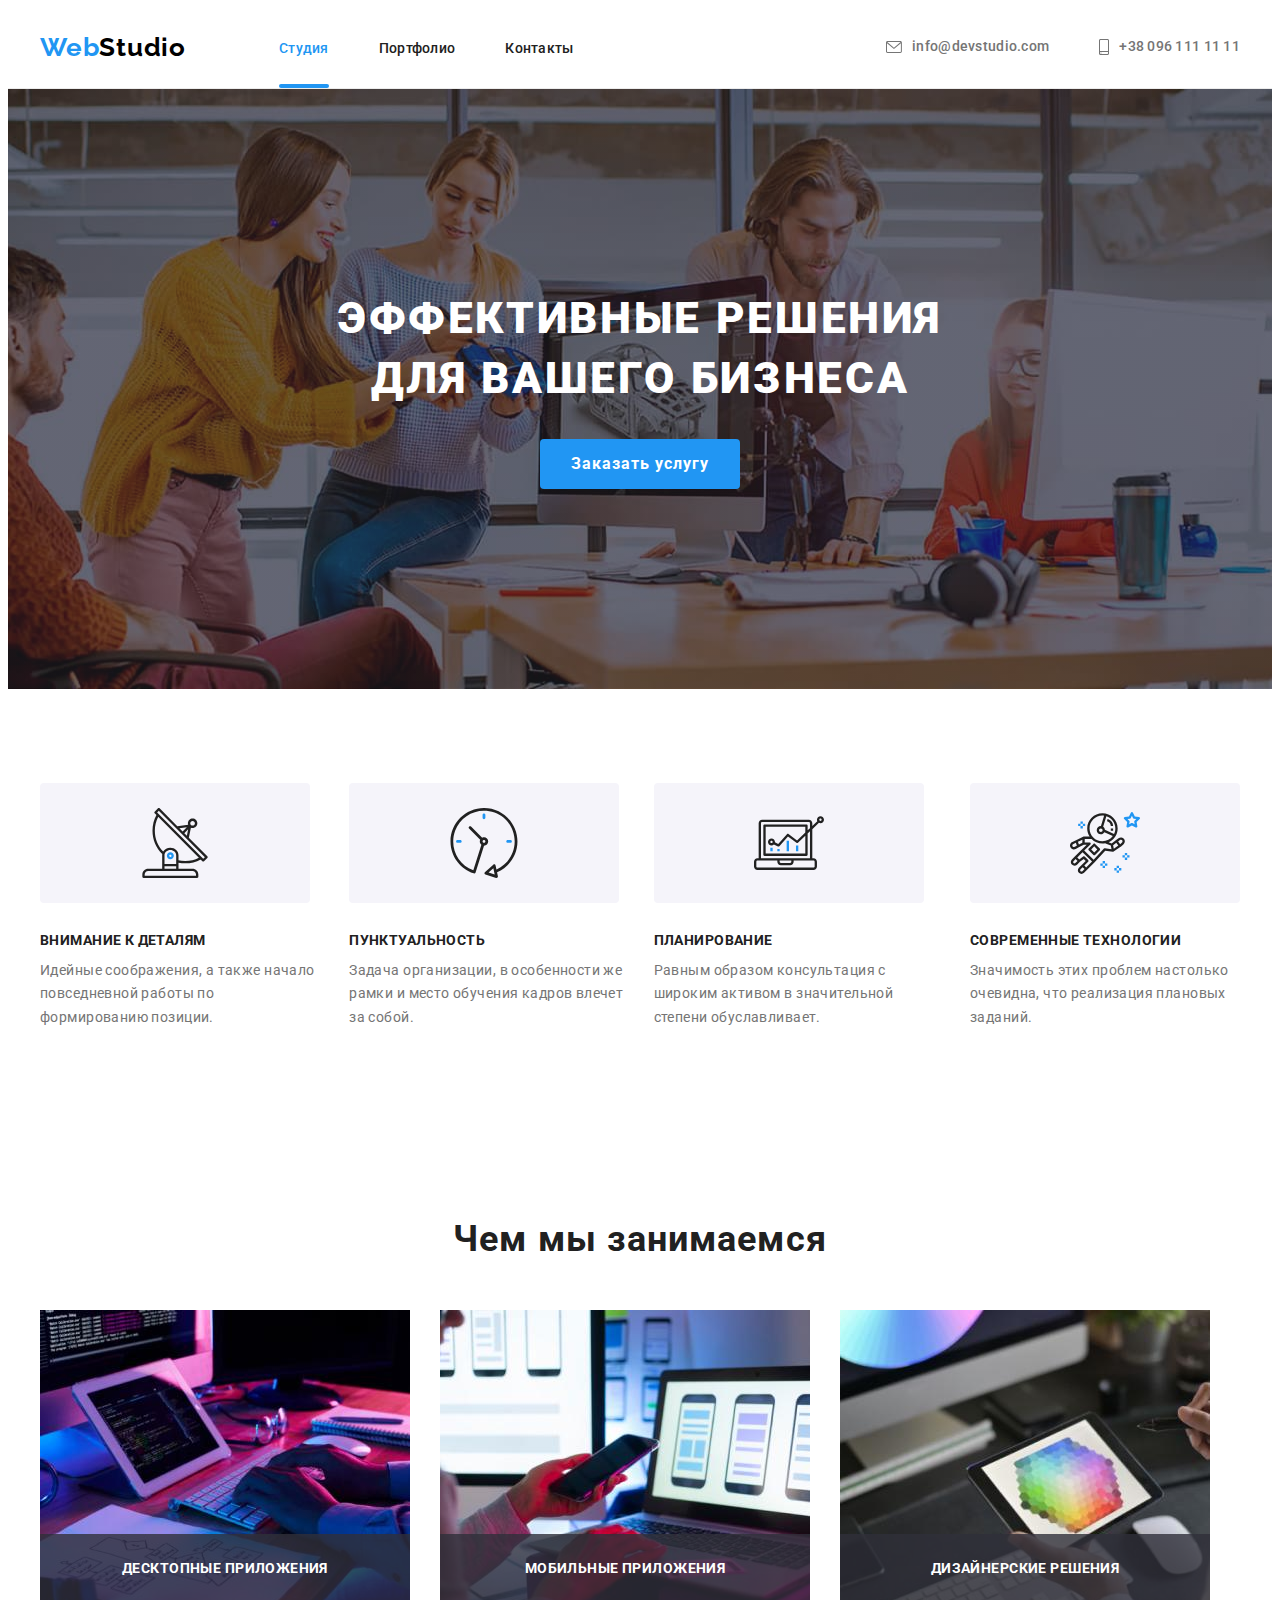
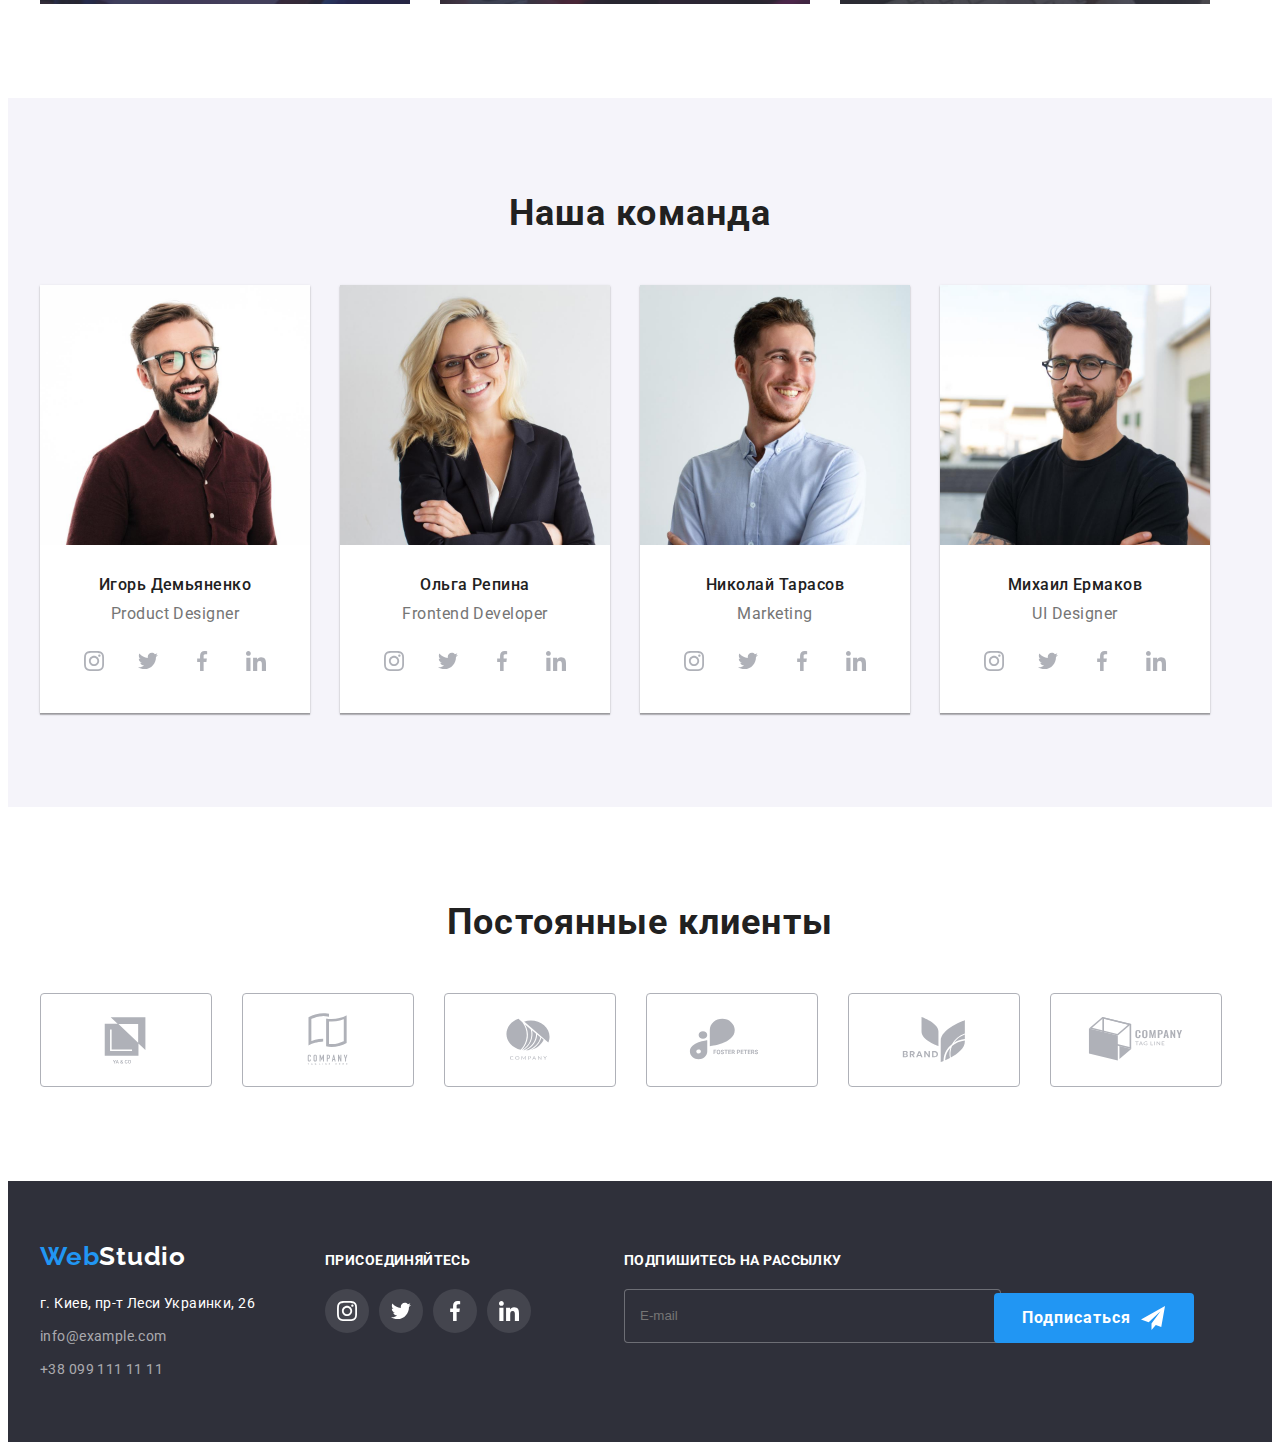
<file: index.html>
<!DOCTYPE html>
<html lang="ru">
	<head>
		<meta charset="UTF-8" />
		<meta http-equiv="X-UA-Compatible" content="IE=edge" />
		<meta name="viewport" content="width=device-width, initial-scale=1.0" />
		<link rel="preconnect" href="https://fonts.googleapis.com" />
		<link rel="preconnect" href="https://fonts.gstatic.com" crossorigin />
		<link
			href="https://fonts.googleapis.com/css2?family=Raleway:wght@700&family=Roboto:wght@400;500;700;900&display=swap"
			rel="stylesheet"
		/>
		<title>Веб-студия</title>
		<link
			rel="stylesheet"
			href="https://cdnjs.cloudflare.com/ajax/libs/modern-normalize/1.1.0/modern-normalize.min.css"
			integrity="sha512-wpPYUAdjBVSE4KJnH1VR1HeZfpl1ub8YT/NKx4PuQ5NmX2tKuGu6U/JRp5y+Y8XG2tV+wKQpNHVUX03MfMFn9Q=="
			crossorigin="anonymous"
			referrerpolicy="no-referrer"
		/>
		<link rel="stylesheet" href="./css/main.min.css" />
	</head>
	<body>
		<header class="header">
			<div class="container">
				<nav class="nav">
					<a href="" lang="en" class="logo">
					<span class="logo__left-part">Web</span><span>Studio</span>
					</a>
					<ul class="nav__list">
						<li class="nav__item"><a href="./index.html" class="current nav__link">Студия</a></li>
						<li class="nav__item"><a href="./portfolio.html" class="nav__link">Портфолио</a></li>
						<li class="nav__item"><a href="" class="nav__link">Контакты</a></li>
					</ul>
				</nav>
				<ul class="contacts">
					<li class="contacts__item">
						<a href="mailto:info@devstudio.com" class="contacts__link">
							<svg class="contacts__mail-icon" width="16" height="12">
								<use href="./images/icons.svg#icon-envelope"></use>
							</svg>
							info@devstudio.com
						</a>
					</li>
					<li class="contacts__item">
						<a href="tel:+380961111111" class="contacts__link">
							<svg class="contacts__smartphone-icon" width="10" height="16">
								<use href="./images/icons.svg#icon-smartphone"></use>
							</svg>
							+38 096 111 11 11
						</a>
					</li>
				</ul>
			</div>
		</header>
		<main>
			<section class="hero">
				<div class="container">
					<h1 class="hero__headline">Эффективные решения для вашего бизнеса</h1>
					<button type="button" class="button" data-modal-open>Заказать услугу</button>
				</div>
			</section>

			<section class="section benefits">
				<div class="container">
					<h2 class="visually-hidden">Преимущества компании</h2>
					<ul class="section-list">
						<li class="section-list__item">
							<div class="section-list__benefits-illustration">
								<svg class="section-list__benefits-icon" width="70" height="70">
									<use href="./images/icons.svg#icon-antenna"></use>
								</svg>
							</div>
							<h3 class="section-list__title">Внимание к деталям</h3>
							<p class="section-list__text">
								Идейные соображения, а также начало повседневной работы по формированию позиции.
							</p>
						</li>
						<li class="section-list__item">
							<div class="section-list__benefits-illustration">
								<svg class="section-list__benefits-icon" width="70" height="70">
									<use href="./images/icons.svg#icon-clock"></use>
								</svg>
							</div>
							<h3 class="section-list__title">Пунктуальность</h3>
							<p class="section-list__text">
								Задача организации, в особенности же рамки и место обучения кадров влечет за собой.
							</p>
						</li>
						<li class="section-list__item">
							<div class="section-list__benefits-illustration">
								<svg class="section-list__benefits-icon" width="70" height="70">
									<use href="./images/icons.svg#icon-diagram"></use>
								</svg>
							</div>
							<h3 class="section-list__title">Планирование</h3>
							<p class="section-list__text">
								Равным образом консультация с широким активом в значительной степени обуславливает.
							</p>
						</li>
						<li class="section-list__item">
							<div class="section-list__benefits-illustration">
								<svg class="section-list__benefits-icon" width="70" height="70">
									<use href="./images/icons.svg#icon-astronaut"></use>
								</svg>
							</div>
							<h3 class="section-list__title">Современные технологии</h3>
							<p class="section-list__text">
								Значимость этих проблем настолько очевидна, что реализация плановых заданий.
							</p>
						</li>
					</ul>
				</div>
			</section>

			<section class="section about">
				<div class="container">
					<h2 class="section__title">Чем мы занимаемся</h2>
					<ul class="section-list">
						<li class="section-list__item">
							<a href=""><img src="./images/box-sites.jpg" alt="Разработка сайтов" width="370" height="294" /></a>
							<div class="about-box">
								<p class="about-box__text">Десктопные приложения</p>
							</div>
						</li>
						<li class="section-list__item">
							<a href="">
								<img src="./images/box-optimization.jpg" alt="Мобильная оптимизация" width="370" height="294" />
							</a>
							<div class="about-box">
								<p class="about-box__text">Мобильные приложения</p>
							</div>
						</li>
						<li class="section-list__item">
							<a href=""><img src="./images/box-design.jpg" alt="Дизайн" width="370" height="294" /></a>
							<div class="about-box">
								<p class="about-box__text">Дизайнерские решения</p>
							</div>
						</li>
					</ul>
				</div>
			</section>

			<section class="team section">
				<div class="container">
					<h2 class="section__title">Наша команда</h2>
					<ul class="section-list">
						<li class="section-list__item">
							<img src="./images/worker-product-designer.jpg" alt="Продукт дизайнер" width="270" height="260" />
							<div class="team-member">
								<h3 class="team-member__name">Игорь Демьяненко</h3>
								<p lang="en" class="team-member__position">Product Designer</p>
								<ul class="soc-list">
									<li class="soc-list__item">
										<a href="" class="soc-list__link">
											<svg class="soc-list__icon" width="20" height="20">
												<use href="./images/icons.svg#icon-instagram"></use>
											</svg>
										</a>
									</li>
									<li class="soc-list__item">
										<a href="" class="soc-list__link">
											<svg class="soc-list__icon" width="20" height="20">
												<use href="./images/icons.svg#icon-twitter"></use>
											</svg>
										</a>
									</li>
									<li class="soc-list__item">
										<a href="" class="soc-list__link">
											<svg class="soc-list__icon" width="20" height="20">
												<use href="./images/icons.svg#icon-facebook"></use>
											</svg>
										</a>
									</li>
									<li class="soc-list__item">
										<a href="" class="soc-list__link">
											<svg class="soc-list__icon" width="20" height="20">
												<use href="./images/icons.svg#icon-linkedin"></use>
											</svg>
										</a>
									</li>
								</ul>
							</div>
						</li>
						<li class="section-list__item">
							<img src="./images/worker-frontend-developer.jpg" alt="Фронтенд-разработчик" width="270" height="260" />
							<div class="team-member">
								<h3 class="team-member__name">Ольга Репина</h3>
								<p lang="en" class="team-member__position">Frontend Developer</p>
								<ul class="soc-list">
									<li class="soc-list__item">
										<a href="" class="soc-list__link">
											<svg class="soc-list__icon" width="20" height="20">
												<use href="./images/icons.svg#icon-instagram"></use>
											</svg>
										</a>
									</li>
									<li class="soc-list__item">
										<a href="" class="soc-list__link">
											<svg class="soc-list__icon" width="20" height="20">
												<use href="./images/icons.svg#icon-twitter"></use>
											</svg>
										</a>
									</li>
									<li class="soc-list__item">
										<a href="" class="soc-list__link">
											<svg class="soc-list__icon" width="20" height="20">
												<use href="./images/icons.svg#icon-facebook"></use>
											</svg>
										</a>
									</li>
									<li class="soc-list__item">
										<a href="" class="soc-list__link">
											<svg class="soc-list__icon" width="20" height="20">
												<use href="./images/icons.svg#icon-linkedin"></use>
											</svg>
										</a>
									</li>
								</ul>
							</div>
						</li>
						<li class="section-list__item">
							<img src="./images/worker-marketing.jpg" alt="Маркетолог" width="270" height="260" />
							<div class="team-member">
								<h3 class="team-member__name">Николай Тарасов</h3>
								<p lang="en" class="team-member__position">Marketing</p>
								<ul class="soc-list">
									<li class="soc-list__item">
										<a href="" class="soc-list__link">
											<svg class="soc-list__icon" width="20" height="20">
												<use href="./images/icons.svg#icon-instagram"></use>
											</svg>
										</a>
									</li>
									<li class="soc-list__item">
										<a href="" class="soc-list__link">
											<svg class="soc-list__icon" width="20" height="20">
												<use href="./images/icons.svg#icon-twitter"></use>
											</svg>
										</a>
									</li>
									<li class="soc-list__item">
										<a href="" class="soc-list__link">
											<svg class="soc-list__icon" width="20" height="20">
												<use href="./images/icons.svg#icon-facebook"></use>
											</svg>
										</a>
									</li>
									<li class="soc-list__item">
										<a href="" class="soc-list__link">
											<svg class="soc-list__icon" width="20" height="20">
												<use href="./images/icons.svg#icon-linkedin"></use>
											</svg>
										</a>
									</li>
								</ul>
							</div>
						</li>
						<li class="section-list__item">
							<img src="./images/worker-ui-designer.jpg" alt="Дизайнер" width="270" height="260" />
							<div class="team-member">
								<h3 class="team-member__name">Михаил Ермаков</h3>
								<p lang="en" class="team-member__position">UI Designer</p>
								<ul class="soc-list">
									<li class="soc-list__item">
										<a href="" class="soc-list__link">
											<svg class="soc-list__icon" width="20" height="20">
												<use href="./images/icons.svg#icon-instagram"></use>
											</svg>
										</a>
									</li>
									<li class="soc-list__item">
										<a href="" class="soc-list__link">
											<svg class="soc-list__icon" width="20" height="20">
												<use href="./images/icons.svg#icon-twitter"></use>
											</svg>
										</a>
									</li>
									<li class="soc-list__item">
										<a href="" class="soc-list__link">
											<svg class="soc-list__icon" width="20" height="20">
												<use href="./images/icons.svg#icon-facebook"></use>
											</svg>
										</a>
									</li>
									<li class="soc-list__item">
										<a href="" class="soc-list__link">
											<svg class="soc-list__icon" width="20" height="20">
												<use href="./images/icons.svg#icon-linkedin"></use>
											</svg>
										</a>
									</li>
								</ul>
							</div>
						</li>
					</ul>
				</div>
			</section>

			<section class="section clients">
				<div class="container">
					<h2 class="section__title">Постоянные клиенты</h2>
					<ul class="section-list clients-list">
						<li class="section-list__item">
							<a href="" class="clients-list__link">
								<svg class="clients-list__icon" width="106" height="60">
									<use href="./images/icons.svg#icon-logo-1"></use>
								</svg>
							</a>
						</li>
						<li class="section-list__item">
							<a href="" class="clients-list__link">
								<svg class="clients-list__icon" width="106" height="60">
									<use href="./images/icons.svg#icon-logo-2"></use>
								</svg>
							</a>
						</li>
						<li class="section-list__item">
							<a href="" class="clients-list__link">
								<svg class="clients-list__icon" width="106" height="60">
									<use href="./images/icons.svg#icon-logo-3"></use>
								</svg>
							</a>
						</li>
						<li class="section-list__item">
							<a href="" class="clients-list__link">
								<svg class="clients-list__icon" width="106" height="60">
									<use href="./images/icons.svg#icon-logo-4"></use>
								</svg>
							</a>
						</li>
						<li class="section-list__item">
							<a href="" class="clients-list__link">
								<svg class="clients-list__icon" width="106" height="60">
									<use href="./images/icons.svg#icon-logo-5"></use>
								</svg>
							</a>
						</li>
						<li class="section-list__item">
							<a href="" class="clients-list__link">
								<svg class="clients-list__icon" width="106" height="60">
									<use href="./images/icons.svg#icon-logo-6"></use>
								</svg>
							</a>
						</li>
					</ul>
				</div>
			</section>
		</main>

		<footer class="footer">
			<div class="container">
				<div class="footer-contacts">
					<a href="" lang="en" class="logo">					
					<span class="logo__left-part">Web</span><span>Studio</span>
					</a>
					<address>
						<ul>
							<li class="footer-contacts__item">
								<a href="https://goo.gl/maps/LUMPAZrbMtPp7dhw5" target="_blank" class="footer-contacts__adress">
									г. Киев, пр-т Леси Украинки, 26
								</a>
							</li>
							<li class="footer-contacts__item">
								<a href="mailto:info@example.com" class="footer-contacts__link">info@example.com</a>
							</li>
							<li class="footer-contacts__item">
								<a href="tel:+380991111111" class="footer-contacts__link">+38 099 111 11 11</a>
							</li>
						</ul>
					</address>
				</div>

				<div class="join">
					<p class="join__title">присоединяйтесь</p>
					<ul class="soc-list">
						<li class="soc-list__item">
							<a href="" class="soc-list__link">
								<svg class="soc-list__icon" width="20" height="20">
									<use href="./images/icons.svg#icon-instagram"></use>
								</svg>
							</a>
						</li>
						<li class="soc-list__item">
							<a href="" class="soc-list__link">
								<svg class="soc-list__icon" width="20" height="20">
									<use href="./images/icons.svg#icon-twitter"></use>
								</svg>
							</a>
						</li>
						<li class="soc-list__item">
							<a href="" class="soc-list__link">
								<svg class="soc-list__icon" width="20" height="20">
									<use href="./images/icons.svg#icon-facebook"></use>
								</svg>
							</a>
						</li>
						<li class="soc-list__item">
							<a href="" class="soc-list__link">
								<svg class="soc-list__icon" width="20" height="20">
									<use href="./images/icons.svg#icon-linkedin"></use>
								</svg>
							</a>
						</li>
					</ul>
				</div>

				<div class="subscribe">
					<form class="subscribe__form">
						<label class="subscribe__title">
							Подпишитесь на рассылку
							<input type="email" placeholder="E-mail" class="subscribe__email" name="subscribe-email" />
						</label>
						<button type="submit" class="button">
							Подписаться
							<svg class="subscribe__icon" width="24" height="24">
								<use href="./images/icons.svg#icon-send"></use>
							</svg>
						</button>
					</form>
				</div>
			</div>
		</footer>
		<div class="backdrop is-hidden" data-modal>
			<div class="modal">
				<p class="modal__title">Оставьте свои данные, мы вам перезвоним</p>
				<form class="modal__form">
					<label class="modal__label">
						<span class="modal__label-text">Имя</span>
						<span class="modal__icon-area">
							<input type="text" name="name" class="modal__input" />

							<svg class="modal__form-icon" width="18" height="18">
								<use href="./images/icons.svg#icon-person"></use>
							</svg>
						</span>
					</label>
					<label class="modal__label">
						<span class="modal__label-text">Телефон</span>
						<span class="modal__icon-area">
							<input type="tel" name="tel" class="modal__input" />

							<svg class="modal__form-icon" width="18" height="18">
								<use href="./images/icons.svg#icon-phone"></use>
							</svg>
						</span>
					</label>
					<label class="modal__label">
						<span class="modal__label-text">Почта</span>
						<span class="modal__icon-area">
							<input type="email" name="email" class="modal__input" />

							<svg class="modal__form-icon" width="18" height="18">
								<use href="./images/icons.svg#icon-email"></use>
							</svg>
						</span>
					</label>
					<label class="modal__comment-area">
						<span class="modal__label-text">Комментарий</span>
						<textarea name="comment" class="modal__comment" placeholder="Введите текст"></textarea>
					</label>
					<label class="modal__check">
						<input type="checkbox" name="check" class="modal__check-input visually-hidden" />
						<svg width="11" height="8" class="modal__check-icon">
							<use href="./images/icons.svg#icon-check"></use>
						</svg>
						<span class="modal__check-text">
							Соглашаюсь с рассылкой и принимаю
							<span><a href="" class="modal__check-link">Условия договора</a></span>
						</span>
					</label>
					<button type="submit" class="button">Отправить</button>
				</form>

				<button type="button" class="modal__close-button" data-modal-close>
					<svg width="30" height="30">
						<use href="./images/icons.svg#icon-close"></use>
					</svg>
				</button>
			</div>
		</div>
		<script src="./js/modal.js"></script>
	</body>
</html>
</file>
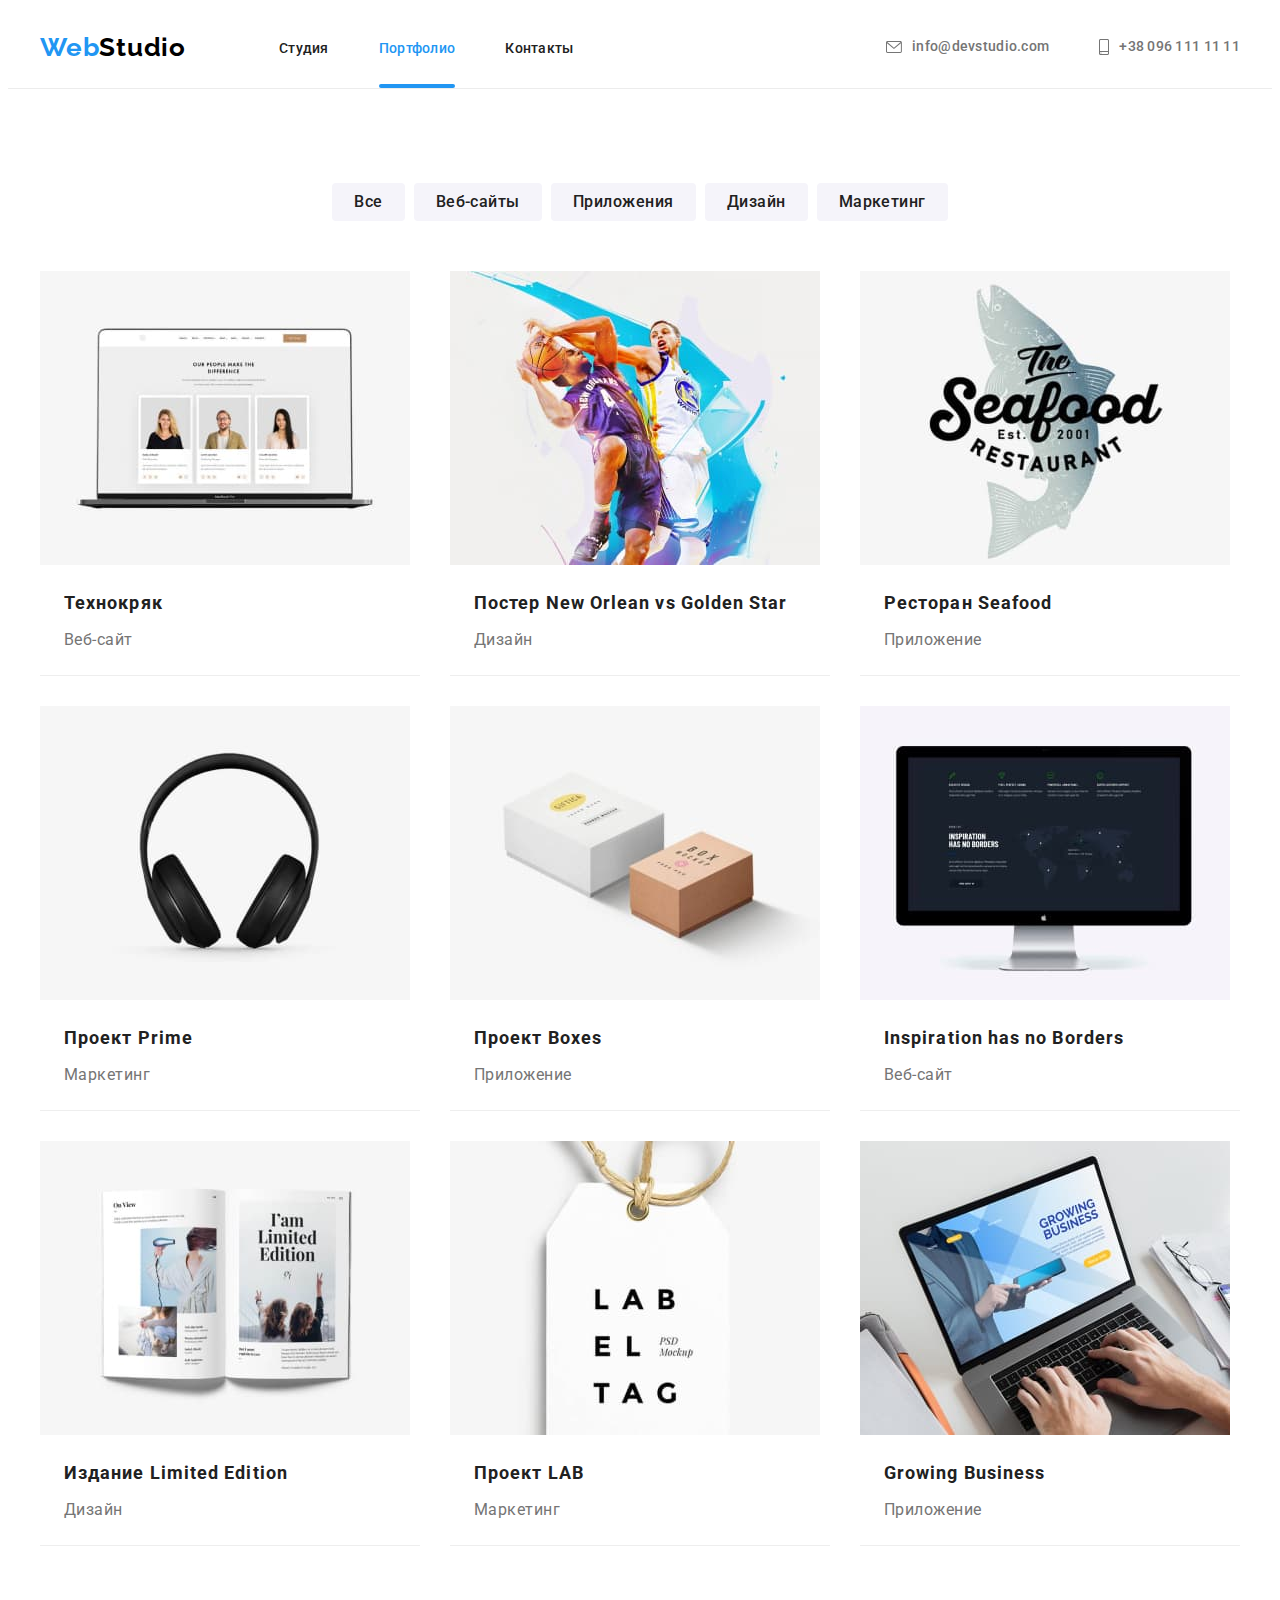
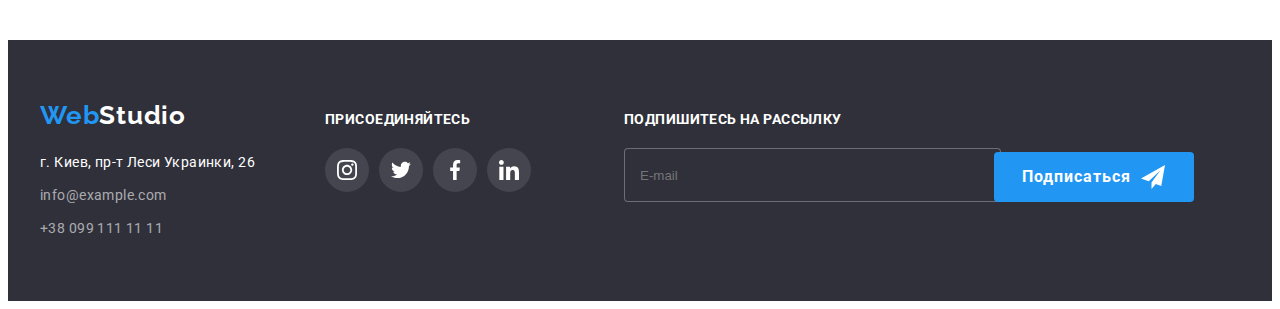
<file: portfolio.html>
<!DOCTYPE html>
<html lang="ru">
	<head>
		<meta charset="UTF-8" />
		<meta http-equiv="X-UA-Compatible" content="IE=edge" />
		<meta name="viewport" content="width=device-width, initial-scale=1.0" />
		<link rel="preconnect" href="https://fonts.googleapis.com" />
		<link rel="preconnect" href="https://fonts.gstatic.com" crossorigin />
		<link
			href="https://fonts.googleapis.com/css2?family=Raleway:wght@700&family=Roboto:wght@400;500;700;900&display=swap"
			rel="stylesheet"
		/>
		<title>Портфолио</title>
		<link
			rel="stylesheet"
			href="https://cdnjs.cloudflare.com/ajax/libs/modern-normalize/1.1.0/modern-normalize.min.css"
			integrity="sha512-wpPYUAdjBVSE4KJnH1VR1HeZfpl1ub8YT/NKx4PuQ5NmX2tKuGu6U/JRp5y+Y8XG2tV+wKQpNHVUX03MfMFn9Q=="
			crossorigin="anonymous"
			referrerpolicy="no-referrer"
		/>
		<link rel="stylesheet" href="./css/main.min.css" />
	</head>

	<body>
		<header class="header">
			<div class="container">
				<nav class="nav">
					<a href="" lang="en" class="logo">
						<span class="logo__left-part">Web</span><span>Studio</span>
					</a>
					<ul class="nav__list">
						<li class="nav__item"><a href="./index.html" class="nav__link">Студия</a></li>
						<li class="nav__item"><a href="./portfolio.html" class="current nav__link">Портфолио</a></li>
						<li class="nav__item"><a href="" class="nav__link">Контакты</a></li>
					</ul>
				</nav>
				<ul class="contacts">
					<li class="contacts__item">
						<a href="mailto:info@devstudio.com" class="contacts__link">
							<svg class="contacts__mail-icon" width="16" height="12">
								<use href="./images/icons.svg#icon-envelope"></use>
							</svg>
							info@devstudio.com
						</a>
					</li>
					<li class="contacts__item">
						<a href="tel:+380961111111" class="contacts__link">
							<svg class="contacts__smartphone-icon" width="10" height="16">
								<use href="./images/icons.svg#icon-smartphone"></use>
							</svg>
							+38 096 111 11 11
						</a>
					</li>
				</ul>
			</div>
		</header>
		<main>
			<section class="section portfolio">
				<div class="container">
					<h1 class="visually-hidden">Портфолио</h1>
					<ul class="filter">
						<li class="filter__item"><button type="button" class="filter__button">Все</button></li>
						<li class="filter__item"><button type="button" class="filter__button">Веб-сайты</button></li>
						<li class="filter__item"><button type="button" class="filter__button">Приложения</button></li>
						<li class="filter__item"><button type="button" class="filter__button">Дизайн</button></li>
						<li class="filter__item"><button type="button" class="filter__button">Маркетинг</button></li>
					</ul>
					<ul class="portfolio__list">
						<li class="portfolio__item">
							<a href="" class="portfolio__link">
								<div class="portfolio__overlay">
									<img src="./images/project-tehnokryak.jpg" alt="Веб-сайт" width="370" height="294" />
									<p class="portfolio__overlay-text">
										Ресурс предлагает комплексные предложения с разным уровнем функционала и сервисов. Все это позволит
										посетителю получить исчерпывающие сведения о компании или частном лице.
									</p>
								</div>
								<div class="portfoplio__description">
									<h2 class="portfolio__title">Технокряк</h2>
									<p class="portfolio__text">Веб-сайт</p>
								</div>
							</a>
						</li>
						<li class="portfolio__item">
							<a href="" class="portfolio__link">
								<div class="portfolio__overlay">
									<img src="./images/project-poster.jpg" alt="Дизайн" width="370" height="294" />

									<p class="portfolio__overlay-text">
										Ресурс предлагает комплексные предложения с разным уровнем функционала и сервисов. Все это позволит
										посетителю получить исчерпывающие сведения о компании или частном лице.
									</p>
								</div>
								<div class="portfoplio__description">
									<h2 class="portfolio__title">Постер New Orlean vs Golden Star</h2>
									<p class="portfolio__text">Дизайн</p>
								</div>
							</a>
						</li>
						<li class="portfolio__item">
							<a href="" class="portfolio__link">
								<div class="portfolio__overlay">
									<img src="./images/project-seafood.jpg" alt="Приложение" width="370" height="294" />

									<p class="portfolio__overlay-text">
										Ресурс предлагает комплексные предложения с разным уровнем функционала и сервисов. Все это позволит
										посетителю получить исчерпывающие сведения о компании или частном лице.
									</p>
								</div>
								<div class="portfoplio__description">
									<h2 class="portfolio__title">Ресторан Seafood</h2>
									<p class="portfolio__text">Приложение</p>
								</div>
							</a>
						</li>
						<li class="portfolio__item">
							<a href="" class="portfolio__link">
								<div class="portfolio__overlay">
									<img src="./images/project-prime.jpg" alt="Маркетинг" width="370" height="294" />

									<p class="portfolio__overlay-text">
										Ресурс предлагает комплексные предложения с разным уровнем функционала и сервисов. Все это позволит
										посетителю получить исчерпывающие сведения о компании или частном лице.
									</p>
								</div>
								<div class="portfoplio__description">
									<h2 class="portfolio__title">Проект Prime</h2>
									<p class="portfolio__text">Маркетинг</p>
								</div>
							</a>
						</li>
						<li class="portfolio__item">
							<a href="" class="portfolio__link">
								<div class="portfolio__overlay">
									<img src="./images/project-boxes.jpg" alt="Приложение" width="370" height="294" />

									<p class="portfolio__overlay-text">
										Ресурс предлагает комплексные предложения с разным уровнем функционала и сервисов. Все это позволит
										посетителю получить исчерпывающие сведения о компании или частном лице.
									</p>
								</div>
								<div class="portfoplio__description">
									<h2 class="portfolio__title">Проект Boxes</h2>
									<p class="portfolio__text">Приложение</p>
								</div>
							</a>
						</li>
						<li class="portfolio__item">
							<a href="" class="portfolio__link">
								<div class="portfolio__overlay">
									<img src="./images/project-inspiration.jpg" alt="Веб-сайт" width="370" height="294" />

									<p class="portfolio__overlay-text">
										Ресурс предлагает комплексные предложения с разным уровнем функционала и сервисов. Все это позволит
										посетителю получить исчерпывающие сведения о компании или частном лице.
									</p>
								</div>
								<div class="portfoplio__description">
									<h2 class="portfolio__title">Inspiration has no Borders</h2>
									<p class="portfolio__text">Веб-сайт</p>
								</div>
							</a>
						</li>
						<li class="portfolio__item">
							<a href="" class="portfolio__link">
								<div class="portfolio__overlay">
									<img src="./images/project-limited.jpg" alt="Дизайн" width="370" height="294" />

									<p class="portfolio__overlay-text">
										Ресурс предлагает комплексные предложения с разным уровнем функционала и сервисов. Все это позволит
										посетителю получить исчерпывающие сведения о компании или частном лице.
									</p>
								</div>
								<div class="portfoplio__description">
									<h2 class="portfolio__title">Издание Limited Edition</h2>
									<p class="portfolio__text">Дизайн</p>
								</div>
							</a>
						</li>
						<li class="portfolio__item">
							<a href="" class="portfolio__link">
								<div class="portfolio__overlay">
									<img src="./images/project-lab.jpg" alt="Маркетинг" width="370" height="294" />

									<p class="portfolio__overlay-text">
										Ресурс предлагает комплексные предложения с разным уровнем функционала и сервисов. Все это позволит
										посетителю получить исчерпывающие сведения о компании или частном лице.
									</p>
								</div>
								<div class="portfoplio__description">
									<h2 class="portfolio__title">Проект LAB</h2>
									<p class="portfolio__text">Маркетинг</p>
								</div>
							</a>
						</li>
						<li class="portfolio__item">
							<a href="" class="portfolio__link">
								<div class="portfolio__overlay">
									<img src="./images/project-business.jpg" alt="Приложение" width="370" height="294" />

									<p class="portfolio__overlay-text">
										Ресурс предлагает комплексные предложения с разным уровнем функционала и сервисов. Все это позволит
										посетителю получить исчерпывающие сведения о компании или частном лице.
									</p>
								</div>
								<div class="portfoplio__description">
									<h2 class="portfolio__title">Growing Business</h2>
									<p class="portfolio__text">Приложение</p>
								</div>
							</a>
						</li>
					</ul>
				</div>
			</section>
		</main>
		<footer class="footer">
			<div class="container">
				<div class="footer-contacts">
					<a href="" lang="en" class="logo">
						<span class="logo__left-part">Web</span><span>Studio</span>
					</a>
					<address>
						<ul>
							<li class="footer-contacts__item">
								<a href="https://goo.gl/maps/LUMPAZrbMtPp7dhw5" target="_blank" class="footer-contacts__adress">
									г. Киев, пр-т Леси Украинки, 26
								</a>
							</li>
							<li class="footer-contacts__item">
								<a href="mailto:info@example.com" class="footer-contacts__link">info@example.com</a>
							</li>
							<li class="footer-contacts__item">
								<a href="tel:+380991111111" class="footer-contacts__link">+38 099 111 11 11</a>
							</li>
						</ul>
					</address>
				</div>

				<div class="join">
					<p class="join__title">присоединяйтесь</p>
					<ul class="soc-list">
						<li class="soc-list__item">
							<a href="" class="soc-list__link">
								<svg class="soc-list__icon" width="20" height="20">
									<use href="./images/icons.svg#icon-instagram"></use>
								</svg>
							</a>
						</li>
						<li class="soc-list__item">
							<a href="" class="soc-list__link">
								<svg class="soc-list__icon" width="20" height="20">
									<use href="./images/icons.svg#icon-twitter"></use>
								</svg>
							</a>
						</li>
						<li class="soc-list__item">
							<a href="" class="soc-list__link">
								<svg class="soc-list__icon" width="20" height="20">
									<use href="./images/icons.svg#icon-facebook"></use>
								</svg>
							</a>
						</li>
						<li class="soc-list__item">
							<a href="" class="soc-list__link">
								<svg class="soc-list__icon" width="20" height="20">
									<use href="./images/icons.svg#icon-linkedin"></use>
								</svg>
							</a>
						</li>
					</ul>
				</div>

				<div class="subscribe">
					<form class="subscribe__form">
						<label class="subscribe__title">
							Подпишитесь на рассылку
							<input type="email" placeholder="E-mail" class="subscribe__email" name="subscribe-email" />
						</label>
						<button type="submit" class="button">
							Подписаться
							<svg class="subscribe__icon" width="24" height="24">
								<use href="./images/icons.svg#icon-send"></use>
							</svg>
						</button>
					</form>
				</div>
			</div>
		</footer>
	</body>
</html>
</file>
<file: css/main.min.css>
:root{--main-text-color: #212121;--second-text-color: #757575;--white-text-color: #ffffff;--accent-color: #2196f3;--main-background-color: #ffffff;--section-background-color: #f5f4fa;--dark-background-color: #2f303a;--time-function: cubic-bezier(0.4, 0, 0.2, 1)}p,h1,h2,h3,h4,h5,h6{margin:0}ul,ol{padding-left:0;margin:0;list-style:none}button{cursor:pointer;font-family:inherit}img{display:block}a{text-decoration:none}body{font-family:"Roboto",sans-serif}.visually-hidden{position:absolute;white-space:nowrap;width:1px;height:1px;overflow:hidden;border:0;padding:0;clip:rect(0 0 0 0);clip-path:inset(50%);margin:-1px}.backdrop{position:fixed;top:0;width:100%;height:100%;background-color:rgba(0,0,0,.2);transform:scale(1);transition:opacity 250ms var(--time-function),transform 250ms var(--time-function),visibility 250ms var(--time-function)}.backdrop.is-hidden{opacity:0;pointer-events:none;transform:scale(0.5)}.button{width:200px;height:50px;font-weight:700;font-size:16px;line-height:1.87;letter-spacing:.06em;color:var(--white-text-color);background-color:var(--accent-color);border:rgba(0,0,0,0);border-radius:4px;transition:background-color 250ms var(--time-function)}.button:hover,.button:focus{background-color:#188ce8}.container{width:1200px;margin:0 auto;padding-left:15px;padding-right:15px}.filter{display:flex;justify-content:center;margin-bottom:50px}.filter__item:not(:last-child){margin-right:9px}.filter__button{padding:6px 22px;font-weight:500;font-size:16px;line-height:1.62;letter-spacing:.03em;color:var(--main-text-color);background-color:var(--section-background-color);border:rgba(0,0,0,0);border-radius:4px;transition:box-shadow 250ms var(--time-function),background-color 250ms var(--time-function),color 250ms var(--time-function)}.filter__button:hover,.filter__button:focus{box-shadow:0px 3px 1px rgba(0,0,0,.1),0px 1px 2px rgba(0,0,0,.08),0px 2px 2px rgba(0,0,0,.12);color:var(--white-text-color);background-color:var(--accent-color)}.join{margin-left:70px;padding-top:12px}.join__title{font-weight:700;font-size:14px;line-height:1.14;letter-spacing:.03em;text-transform:uppercase;color:var(--white-text-color)}.join .soc-list{margin-top:20px}.join .soc-list__link{color:#fff;background-color:rgba(255,255,255,.1);transition:color 250ms var(--time-function),background-color 250ms var(--time-function)}.join .soc-list__link:hover,.join .soc-list__link:focus{background-color:var(--accent-color);color:var(--white-text-color)}.logo{font-family:"Raleway";font-weight:700;font-size:26px;line-height:1.19;letter-spacing:.03em}.logo__left-part{color:var(--accent-color)}.modal{padding:40px;width:528px;height:581px;box-shadow:0px 1px 3px rgba(0,0,0,.12),0px 1px 1px rgba(0,0,0,.14),0px 2px 1px rgba(0,0,0,.2);border-radius:4px;background-color:var(--main-background-color);position:absolute;top:50%;left:50%;transform:translate(-50%, -50%)}.modal__close-button{position:absolute;top:8px;right:8px;display:flex;justify-content:center;align-items:center;background-color:var(--main-background-color);border:1px solid rgba(0,0,0,.1);border-radius:50%;overflow:hidden;width:30px;height:30px}.modal__title{margin-bottom:12px;font-weight:700;font-size:20px;line-height:1.15;text-align:center;letter-spacing:.03em;color:#212121}.modal__input{padding:12px 12px 12px 42px;width:100%;height:40px;outline:none;border:1px solid rgba(33,33,33,.2);border-radius:4px;transition:border 250ms var(--time-function)}.modal__input:hover,.modal__input:focus{border:1px solid var(--accent-color)}.modal__label{display:flex;flex-direction:column;margin-bottom:10px}.modal__label-text{margin-bottom:4px;font-size:12px;line-height:1.16;color:var(--second-text-color)}.modal__icon-area{position:relative}.modal__form-icon{position:absolute;left:12px;top:50%;transform:translateY(-50%);fill:#212121;transition:fill 250ms var(--time-function)}.modal__input:hover+.modal__form-icon,.modal__input:focus+.modal__form-icon{fill:var(--accent-color)}.modal__comment-area{display:flex;flex-direction:column;margin-bottom:20px}.modal__comment{padding:12px 16px;width:448px;height:120px;resize:none;border:1px solid rgba(33,33,33,.2);border-radius:4px;outline:none;transition:border 250ms var(--time-function)}.modal__comment:hover,.modal__comment:focus{border:1px solid var(--accent-color)}.modal__comment::placeholder{font-size:12px;line-height:1.17;color:rgba(117,117,117,.5);transition:font-size 250ms var(--time-function)}.modal__comment:hover::placeholder,.modal__comment:focus::placeholder{font-size:14px}.modal__check{display:flex;align-items:center;margin-bottom:30px;padding-left:12px}.modal__check-icon{width:16px;height:15px;border:2px solid var(--main-text-color);border-radius:2px;fill:rgba(0,0,0,0);transition:background-color 250ms var(--time-function),color 250ms var(--time-function),border 250ms var(--time-function)}.modal__check-input:checked+.modal__check-icon{background-color:var(--accent-color);fill:#fff;border:none}.modal__check-text{margin-left:7px;font-size:14px;line-height:1.7;color:var(--second-text-color)}.modal__check-link{color:var(--accent-color)}.modal .button{display:block;margin:0 auto}.section{padding:94px 0}.section__title{margin-bottom:50px;font-size:36px;line-height:1.17;text-align:center;letter-spacing:.03em;color:var(--main-text-color)}.section-list{display:flex}.section-list__title{margin-bottom:10px;font-size:14px;line-height:1.14;letter-spacing:.03em;text-transform:uppercase;color:var(--main-text-color)}.section-list__text{font-size:14px;line-height:1.71;letter-spacing:.03em;color:var(--second-text-color)}.section-list__item:not(:last-child){margin-right:30px}.soc-list{display:flex;justify-content:center;list-style:none}.soc-list__item{width:44px;height:44px;margin-right:10px}.soc-list__item:last-child{margin-right:0}.soc-list__link{color:#afb1b8;display:flex;width:100%;height:100%;border-radius:50%;align-items:center;justify-content:center;transition:color 250ms var(--time-function),background-color 250ms var(--time-function)}.soc-list__link:hover,.soc-list__link:focus{background-color:var(--accent-color);color:var(--white-text-color)}.soc-list__icon{fill:currentColor}.subscribe{margin-left:93px;padding-top:12px}.subscribe__form{display:flex;align-items:flex-end}.subscribe__title{max-width:358px;font-weight:700;font-size:14px;line-height:1.14;letter-spacing:.03em;text-transform:uppercase;color:var(--white-text-color)}.subscribe__email{margin-top:20px;width:358px;height:50px;padding-left:15px;border:1px solid rgba(255,255,255,.3);border-radius:4px;background-color:var(--dark-background-color);outline:none;color:rgba(255,255,255,.6);transition:border-color 250ms var(--time-function)}.subscribe__email:hover,.subscribe__email:focus{border-color:var(--accent-color)}.subscribe .button{display:flex;align-items:center;margin-left:12px;padding:10px 28px}.subscribe__icon{margin-left:10px}.header .container{display:flex;align-items:center}.header{border-bottom:1px solid #ececec;padding-top:24px;padding-bottom:25px}.header .logo{margin-right:93px;color:#000}.nav{display:flex;align-items:center}.nav__list{display:flex}.nav__item:not(:last-child){margin-right:50px}.nav__link{font-weight:500;font-size:14px;line-height:1.14;letter-spacing:.02em;color:var(--main-text-color);transition:color 250ms var(--time-function)}.nav__link:hover,.nav__link:focus{color:var(--accent-color)}.nav__link.current{position:relative;color:var(--accent-color)}.nav__link.current::after{position:absolute;display:block;margin-bottom:-32px;bottom:0;content:"";width:100%;height:4px;background-color:var(--accent-color);border-radius:2px}.contacts{display:flex;margin-left:auto}.contacts__item:not(:last-child){margin-right:50px}.contacts__link{display:flex;justify-content:center;align-items:center;font-weight:500;font-size:14px;line-height:1.14;letter-spacing:.02em;color:var(--second-text-color);transition:color 250ms var(--time-function)}.contacts__link:hover,.contacts__link:focus{color:var(--accent-color)}.contacts__mail-icon,.contacts__smartphone-icon{margin-right:10px;fill:currentColor}.hero .container{text-align:center}.hero h1{margin-right:auto;margin-left:auto}.hero{max-width:1600px;margin:0 auto;padding-top:200px;padding-bottom:200px;border-color:var(--dark-background-color);background-image:linear-gradient(rgba(47, 48, 58, 0.4), rgba(47, 48, 58, 0.4)),url(../images/hero-background.jpg);background-repeat:no-repeat;background-position:center;background-size:cover}.hero__headline{margin-bottom:30px;max-width:696px;font-weight:900;font-size:44px;line-height:1.36;letter-spacing:.06em;text-transform:uppercase;color:var(--white-text-color)}.section-list__benefits-illustration{display:flex;align-items:center;justify-content:center;width:270px;height:120px;background-color:#f5f4fa;border-radius:4px;margin-bottom:30px}.about .section-list__item{position:relative}.about-box{position:absolute;bottom:0;display:flex;justify-content:center;align-items:center;width:100%;height:70px;background-color:rgba(47,48,58,.8)}.about-box__text{font-weight:700;font-size:14px;line-height:1.14;text-align:center;letter-spacing:.03em;text-transform:uppercase;color:var(--white-text-color)}.team .section-list__item{background-color:var(--white-text-color);box-shadow:0px 1px 3px rgba(0,0,0,.12),0px 1px 1px rgba(0,0,0,.14),0px 2px 1px rgba(0,0,0,.2)}.team{background-color:var(--section-background-color)}.team-member{padding-top:30px;padding-bottom:30px}.team-member__name{margin-bottom:10px;font-weight:500;font-size:16px;line-height:1.19;letter-spacing:.03em;color:var(--main-text-color);text-align:center}.team-member__position{font-size:16px;line-height:1.19;letter-spacing:.03em;color:var(--second-text-color);text-align:center}.team .soc-list{margin-top:16px}.clients-list__link{display:flex;align-items:center;justify-content:center;width:170px;height:92px;border:1px solid #afb1b8;border-radius:4px;color:#afb1b8;transition:color 250ms var(--time-function),border-color 250ms var(--time-function)}.clients-list__link:hover,.clients-list__link:focus{color:var(--accent-color);border-color:var(--accent-color)}.clients-list__icon{fill:currentColor}.footer{background-color:var(--dark-background-color);padding-top:60px;padding-bottom:60px}.footer .container{display:flex}.footer .logo{display:inline-block;margin-bottom:20px;color:var(--white-text-color)}.footer-contacts__item{font-style:normal;font-size:14px;line-height:1.71;letter-spacing:.03em}.footer-contacts__item:not(:last-child){margin-bottom:9px}.footer-contacts__adress{color:var(--white-text-color);transition:color 250ms var(--time-function)}.footer-contacts__adress:hover,.footer-contacts__adress:focus{color:var(--accent-color)}.footer-contacts__link{color:rgba(255,255,255,.6);transition:color 250ms var(--time-function)}.footer-contacts__link:hover,.footer-contacts__link:focus{color:var(--accent-color)}.portfolio__list{display:flex;flex-wrap:wrap;margin-right:-30px;margin-bottom:-30px}.portfolio__item{flex-basis:calc(33.3333333333% - 30px);margin-right:30px;margin-bottom:30px;border-bottom:1px solid #eee}.portfolio__link{display:inline-block;width:100%;height:100%;transition:box-shadow 250ms var(--time-function)}.portfolio__link:hover,.portfolio__link:focus{box-shadow:0px 1px 1px rgba(0,0,0,.12),0px 4px 4px rgba(0,0,0,.06),1px 4px 6px rgba(0,0,0,.16)}.portfolio__title{margin-bottom:4px;font-size:18px;line-height:2;letter-spacing:.06em;color:var(--main-text-color)}.portfolio__text{font-size:16px;line-height:1.88;letter-spacing:.03em;color:var(--second-text-color)}.portfoplio__description{padding:20px 24px}.portfolio__overlay{position:relative;overflow:hidden}.portfolio__overlay-text{padding:63px 24px;width:100%;height:100%;position:absolute;bottom:0;font-size:18px;line-height:1.55;letter-spacing:.03em;color:var(--white-text-color);background-color:rgba(33,150,243,.9);transform:translateY(101%);transition:transform 250ms var(--time-function)}.portfolio__link:hover .portfolio__overlay-text,.portfolio__link:focus .portfolio__overlay-text{transform:translateY(0)}/*# sourceMappingURL=main.min.css.map */
</file>
